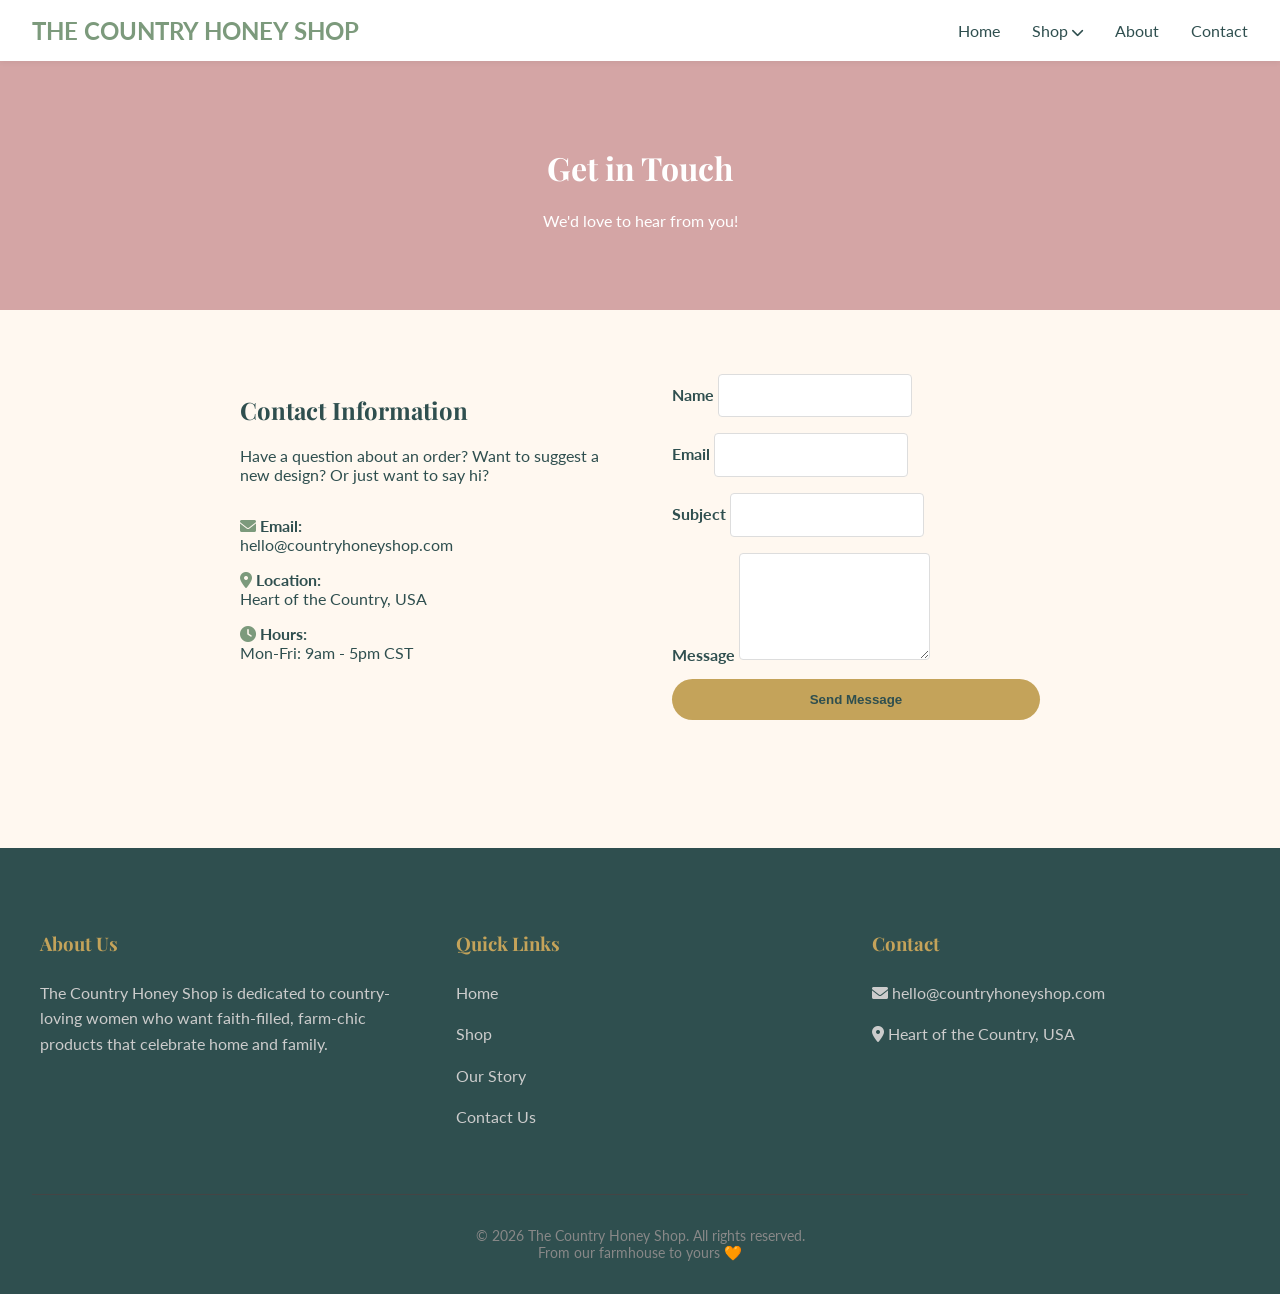
<file: contact.html>
<!DOCTYPE html>
<html lang="en">
<head>
    <meta charset="UTF-8">
    <meta name="viewport" content="width=device-width, initial-scale=1.0">
    <title>Contact Us | The Country Honey Shop</title>
    <link rel="stylesheet" href="style.css">
    <link rel="stylesheet" href="https://cdnjs.cloudflare.com/ajax/libs/font-awesome/6.0.0/css/all.min.css">
</head>
<body>
    <nav>
        <div class="logo">THE COUNTRY HONEY SHOP</div>
        <div class="nav-links">
            <a href="index.html">Home</a>
            <div class="dropdown">
                <a href="shop.html">Shop <i class="fas fa-chevron-down" style="font-size: 0.8rem;"></i></a>
                <div class="dropdown-content">
                    <a href="shop.html?category=Shirts">Shirts</a>
                    <a href="shop.html?category=Mugs">Mugs</a>
                    <a href="shop.html?category=Stickers">Stickers</a>
                    <a href="shop.html?category=Digital">Digital</a>
                </div>
            </div>
            <a href="about.html">About</a>
            <a href="contact.html">Contact</a>
        </div>
    </nav>

    <header class="page-header">
        <h1>Get in Touch</h1>
        <p>We'd love to hear from you!</p>
    </header>

    <main class="container">
        <div style="display: grid; grid-template-columns: 1fr 1fr; gap: 4rem;">
            <div>
                <h2>Contact Information</h2>
                <p>Have a question about an order? Want to suggest a new design? Or just want to say hi?</p>
                
                <div style="margin-top: 2rem;">
                    <p><strong><i class="fas fa-envelope" style="color: var(--sage);"></i> Email:</strong><br>hello@countryhoneyshop.com</p>
                    <p><strong><i class="fas fa-map-marker-alt" style="color: var(--sage);"></i> Location:</strong><br>Heart of the Country, USA</p>
                    <p><strong><i class="fas fa-clock" style="color: var(--sage);"></i> Hours:</strong><br>Mon-Fri: 9am - 5pm CST</p>
                </div>
            </div>
            
            <form id="contact-form">
                <div>
                    <label for="name">Name</label>
                    <input type="text" id="name" name="name" required>
                </div>
                <div>
                    <label for="email">Email</label>
                    <input type="email" id="email" name="email" required>
                </div>
                <div>
                    <label for="subject">Subject</label>
                    <input type="text" id="subject" name="subject" required>
                </div>
                <div>
                    <label for="message">Message</label>
                    <textarea id="message" name="message" rows="5" required></textarea>
                </div>
                <button type="submit" class="btn btn-primary" style="border: none; cursor: pointer;">Send Message</button>
            </form>
        </div>
    </main>

    <footer>
        <div class="footer-content">
            <div class="footer-section">
                <h3>About Us</h3>
                <p>The Country Honey Shop is dedicated to country-loving women who want faith-filled, farm-chic products that celebrate home and family.</p>
            </div>
            <div class="footer-section">
                <h3>Quick Links</h3>
                <p><a href="index.html">Home</a></p>
                <p><a href="shop.html">Shop</a></p>
                <p><a href="about.html">Our Story</a></p>
                <p><a href="contact.html">Contact Us</a></p>
            </div>
            <div class="footer-section">
                <h3>Contact</h3>
                <p><i class="fas fa-envelope"></i> hello@countryhoneyshop.com</p>
                <p><i class="fas fa-map-marker-alt"></i> Heart of the Country, USA</p>
            </div>
        </div>
        <div class="footer-bottom">
            &copy; 2026 The Country Honey Shop. All rights reserved.<br>
            From our farmhouse to yours 🧡
        </div>
    </footer>

    <script>
        document.getElementById('contact-form').addEventListener('submit', (e) => {
            e.preventDefault();
            alert('Thank you for your message! We will get back to you soon.');
            e.target.reset();
        });
    </script>
<script src="main.js"></script></body>
</html>
</file>
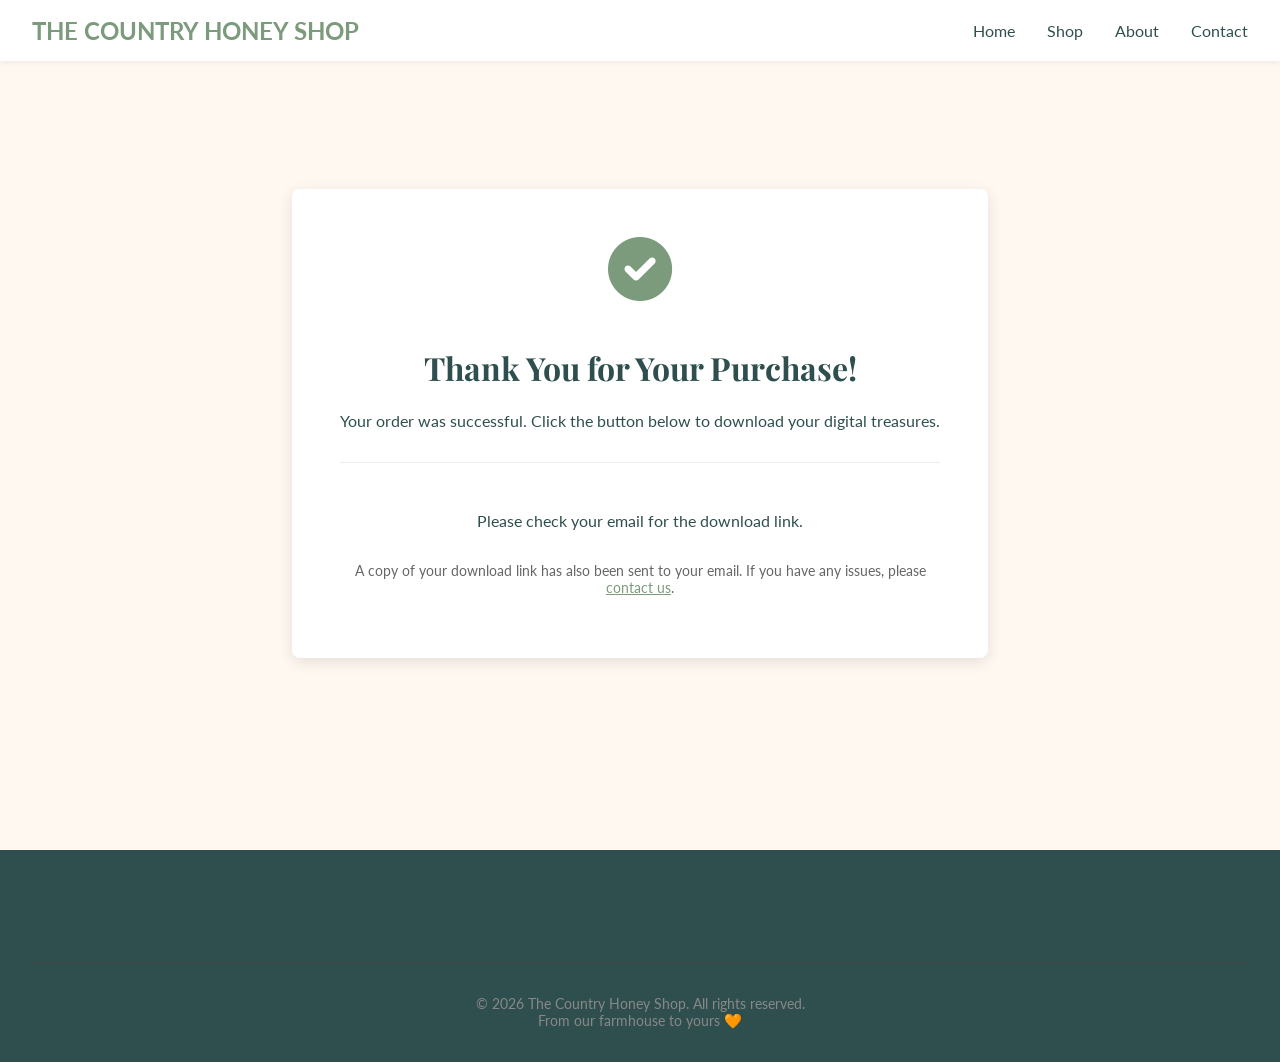
<file: delivery.html>
<!DOCTYPE html>
<html lang="en">
<head>
    <meta charset="UTF-8">
    <meta name="viewport" content="width=device-width, initial-scale=1.0">
    <title>Your Downloads | The Country Honey Shop</title>
    <link rel="stylesheet" href="style.css">
    <link rel="stylesheet" href="https://cdnjs.cloudflare.com/ajax/libs/font-awesome/6.0.0/css/all.min.css">
    <style>
        .download-container {
            background-color: white;
            padding: 3rem;
            border-radius: 8px;
            box-shadow: 0 4px 15px rgba(0,0,0,0.1);
            text-align: center;
            max-width: 600px;
            margin: 4rem auto;
        }
        .download-btn {
            display: inline-block;
            padding: 1rem 2.5rem;
            background-color: var(--sunflower);
            color: var(--dark-slate);
            font-weight: bold;
            font-size: 1.2rem;
            border-radius: 30px;
            margin-top: 2rem;
            transition: transform 0.2s;
        }
        .download-btn:hover {
            transform: scale(1.05);
        }
    </style>
</head>
<body>
    <nav>
        <div class="logo">THE COUNTRY HONEY SHOP</div>
        <div class="nav-links">
            <a href="index.html">Home</a>
            <a href="shop.html">Shop</a>
            <a href="about.html">About</a>
            <a href="contact.html">Contact</a>
        </div>
    </nav>

    <div class="container">
        <div class="download-container" id="download-box">
            <i class="fas fa-check-circle" style="font-size: 4rem; color: var(--sage); margin-bottom: 1.5rem;"></i>
            <h1>Thank You for Your Purchase!</h1>
            <p>Your order was successful. Click the button below to download your digital treasures.</p>
            
            <div id="product-details" style="margin-top: 2rem; border-top: 1px solid #eee; padding-top: 2rem;">
                <!-- Product name and download link will appear here -->
            </div>
            
            <p style="margin-top: 2rem; font-size: 0.9rem; color: #666;">
                A copy of your download link has also been sent to your email. If you have any issues, please <a href="contact.html" style="color: var(--sage); text-decoration: underline;">contact us</a>.
            </p>
        </div>
    </div>

    <footer>
        <div class="footer-bottom">
            &copy; 2026 The Country Honey Shop. All rights reserved.<br>
            From our farmhouse to yours 🧡
        </div>
    </footer>

    <script src="products.js"></script>
    <script>
        document.addEventListener('DOMContentLoaded', () => {
            const productDetails = document.getElementById('product-details');
            const urlParams = new URLSearchParams(window.location.search);
            const productId = urlParams.get('product');
            
            if (productId) {
                const product = products.find(p => p.id === productId);
                if (product) {
                    // Map product ID to zip file
                    const zipMap = {
                        'prayer-cards': 'prayer-cards.zip',
                        'checklist-pack': 'checklists.zip',
                        'faith-journal': 'journals.zip',
                        'phone-wallpapers': 'wallpapers.zip',
                        'sticker-sheet-mama': 'sticker-sheet-mama.zip',
                        'sticker-sheet-faith': 'sticker-sheet-faith.zip'
                    };
                    const zipFile = zipMap[productId] || product.image;

                    productDetails.innerHTML = `
                        <h3 style="margin-bottom: 1rem;">${product.name}</h3>
                        <a href="downloads/${zipFile}" class="download-btn" download>
                            <i class="fas fa-download"></i> Download Now
                        </a>
                    `;
                } else {
                    productDetails.innerHTML = `<p>Product not found. Please check your email for the download link.</p>`;
                }
            } else {
                productDetails.innerHTML = `<p>Please check your email for the download link.</p>`;
            }
        });
    </script>
<script src="main.js"></script></body>
</html>
</file>
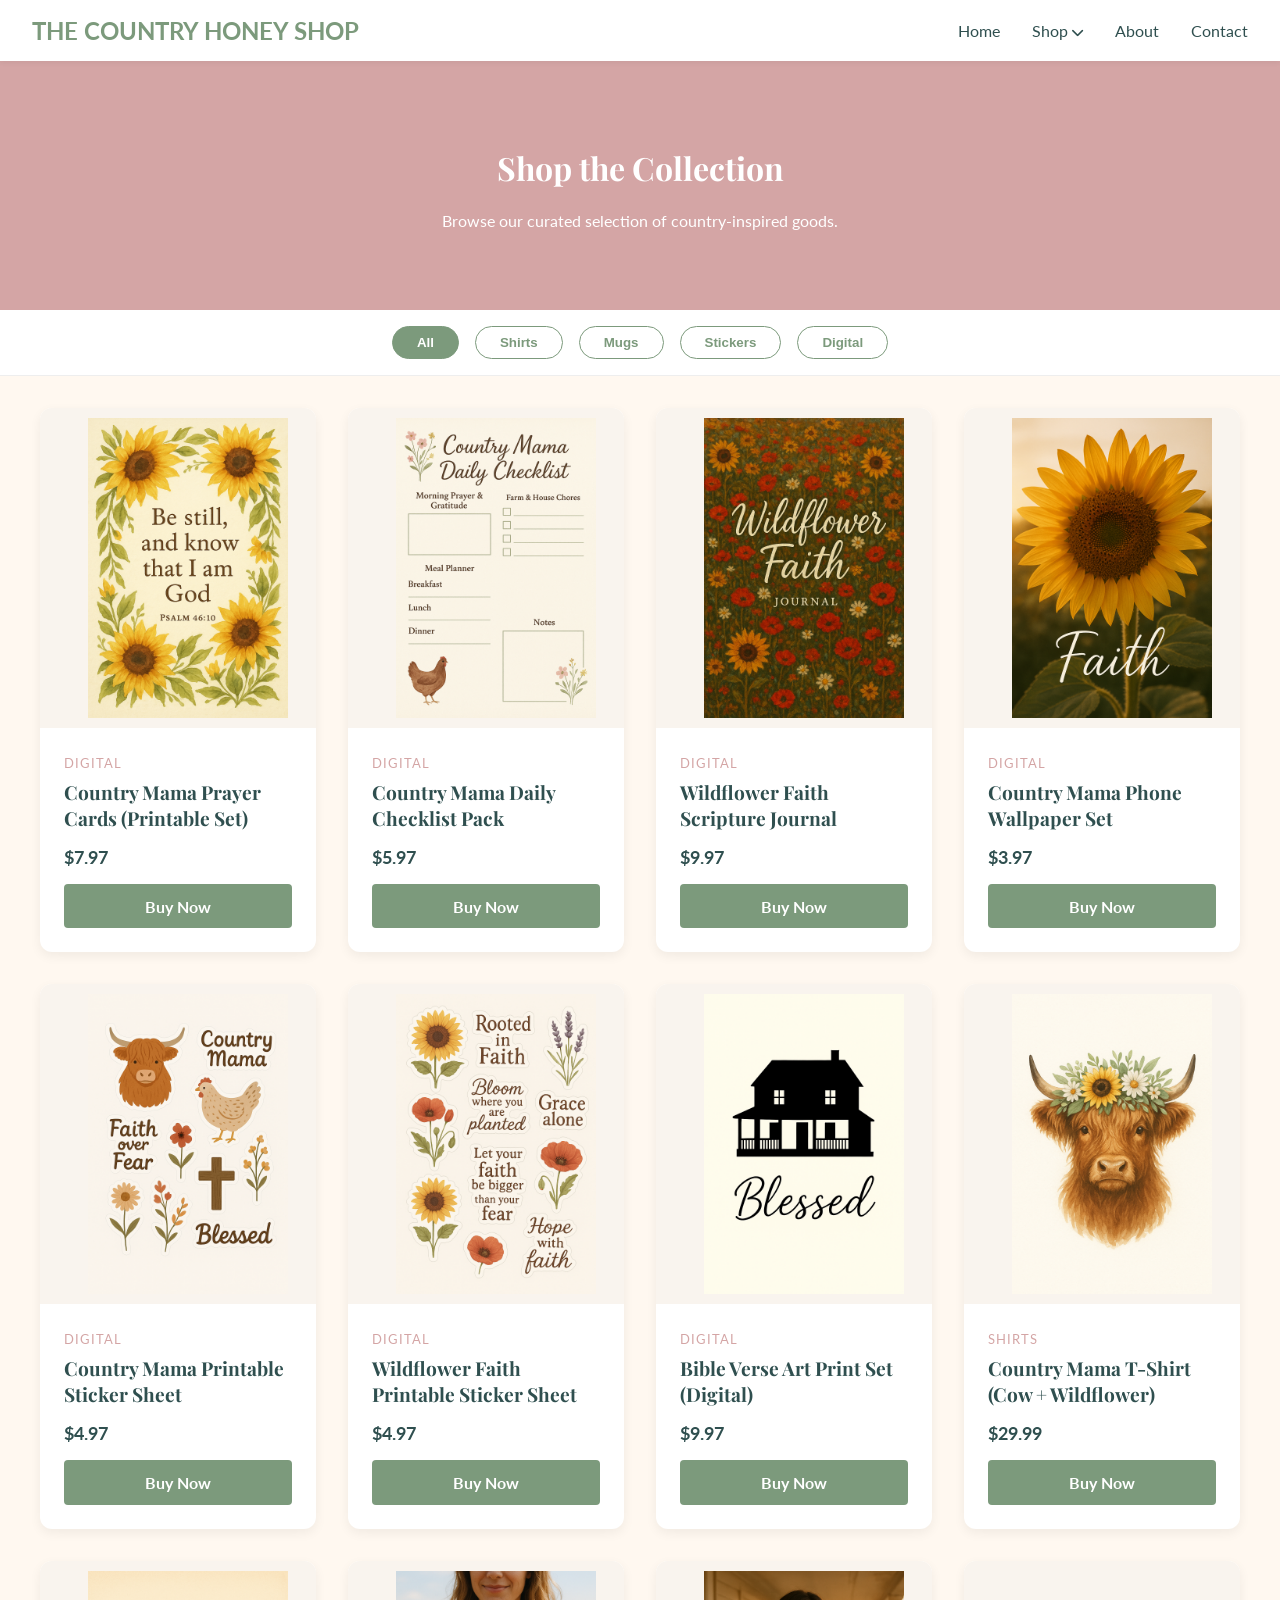
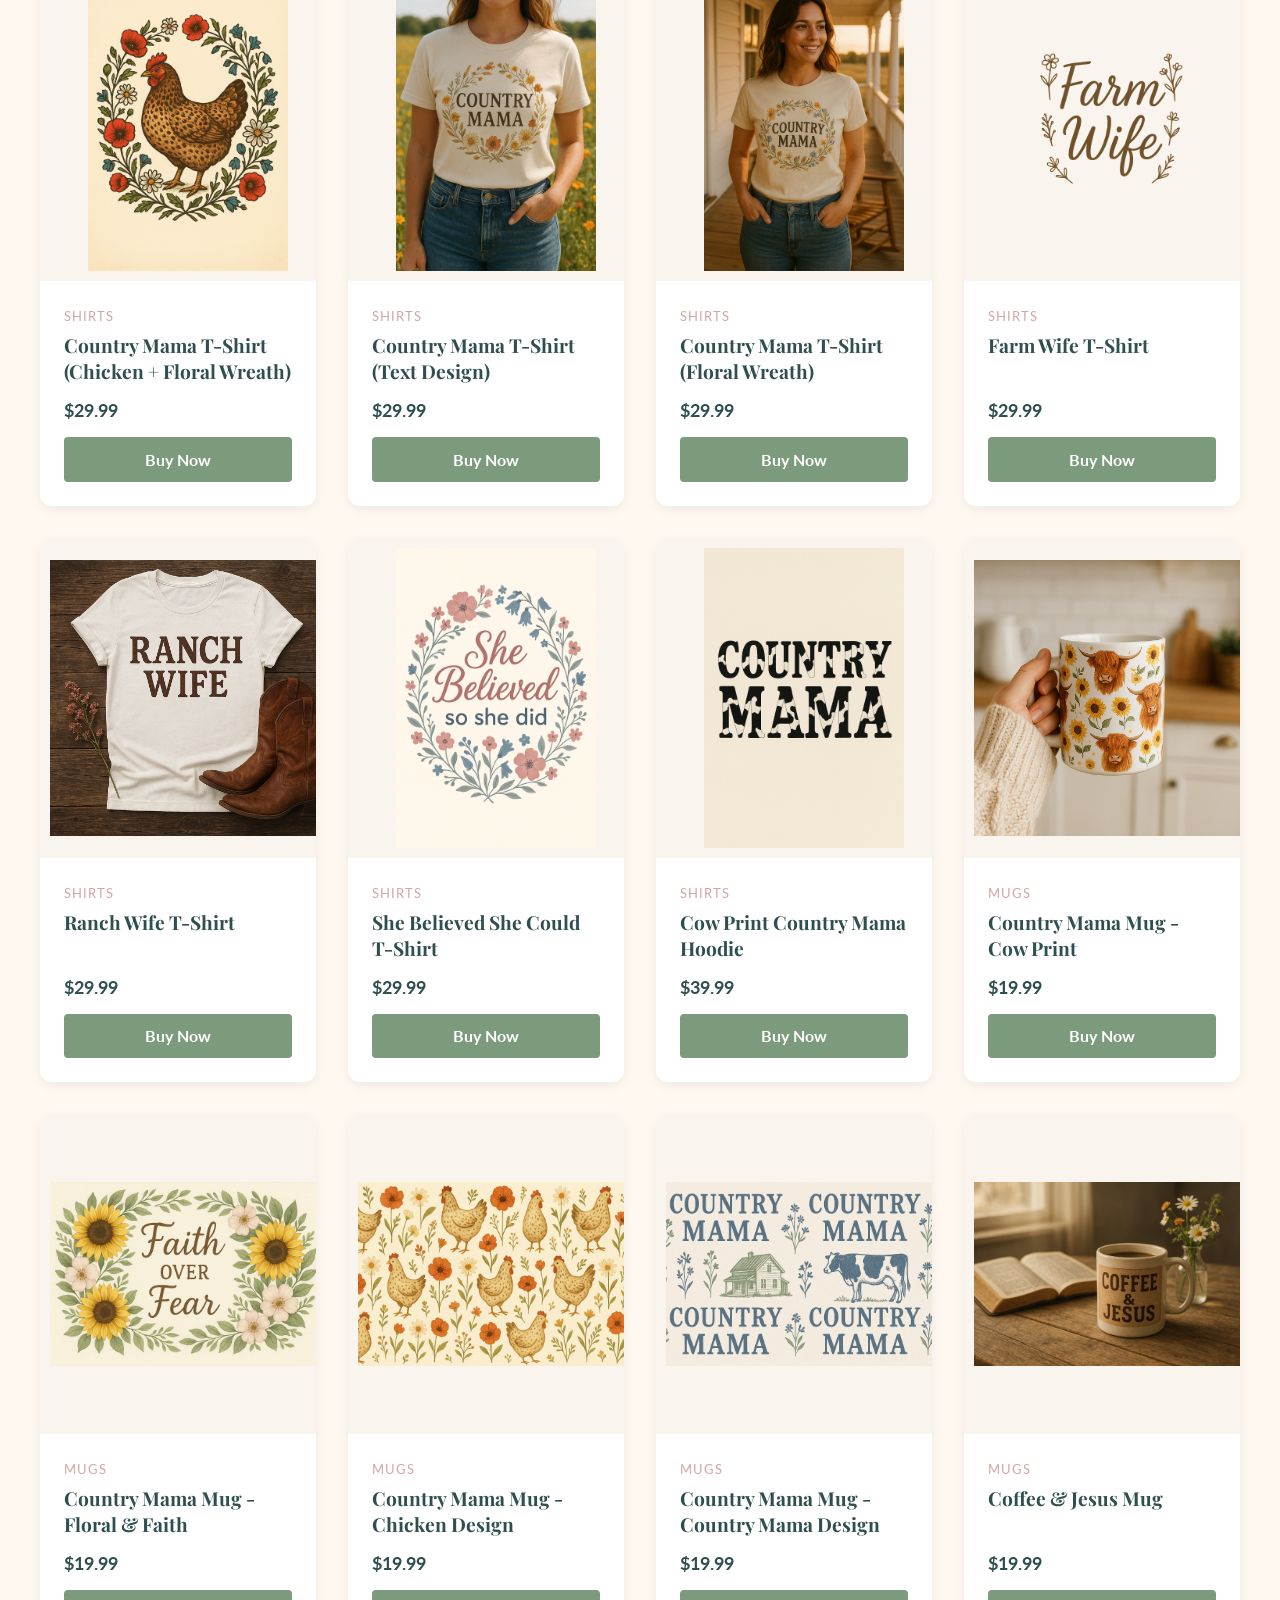
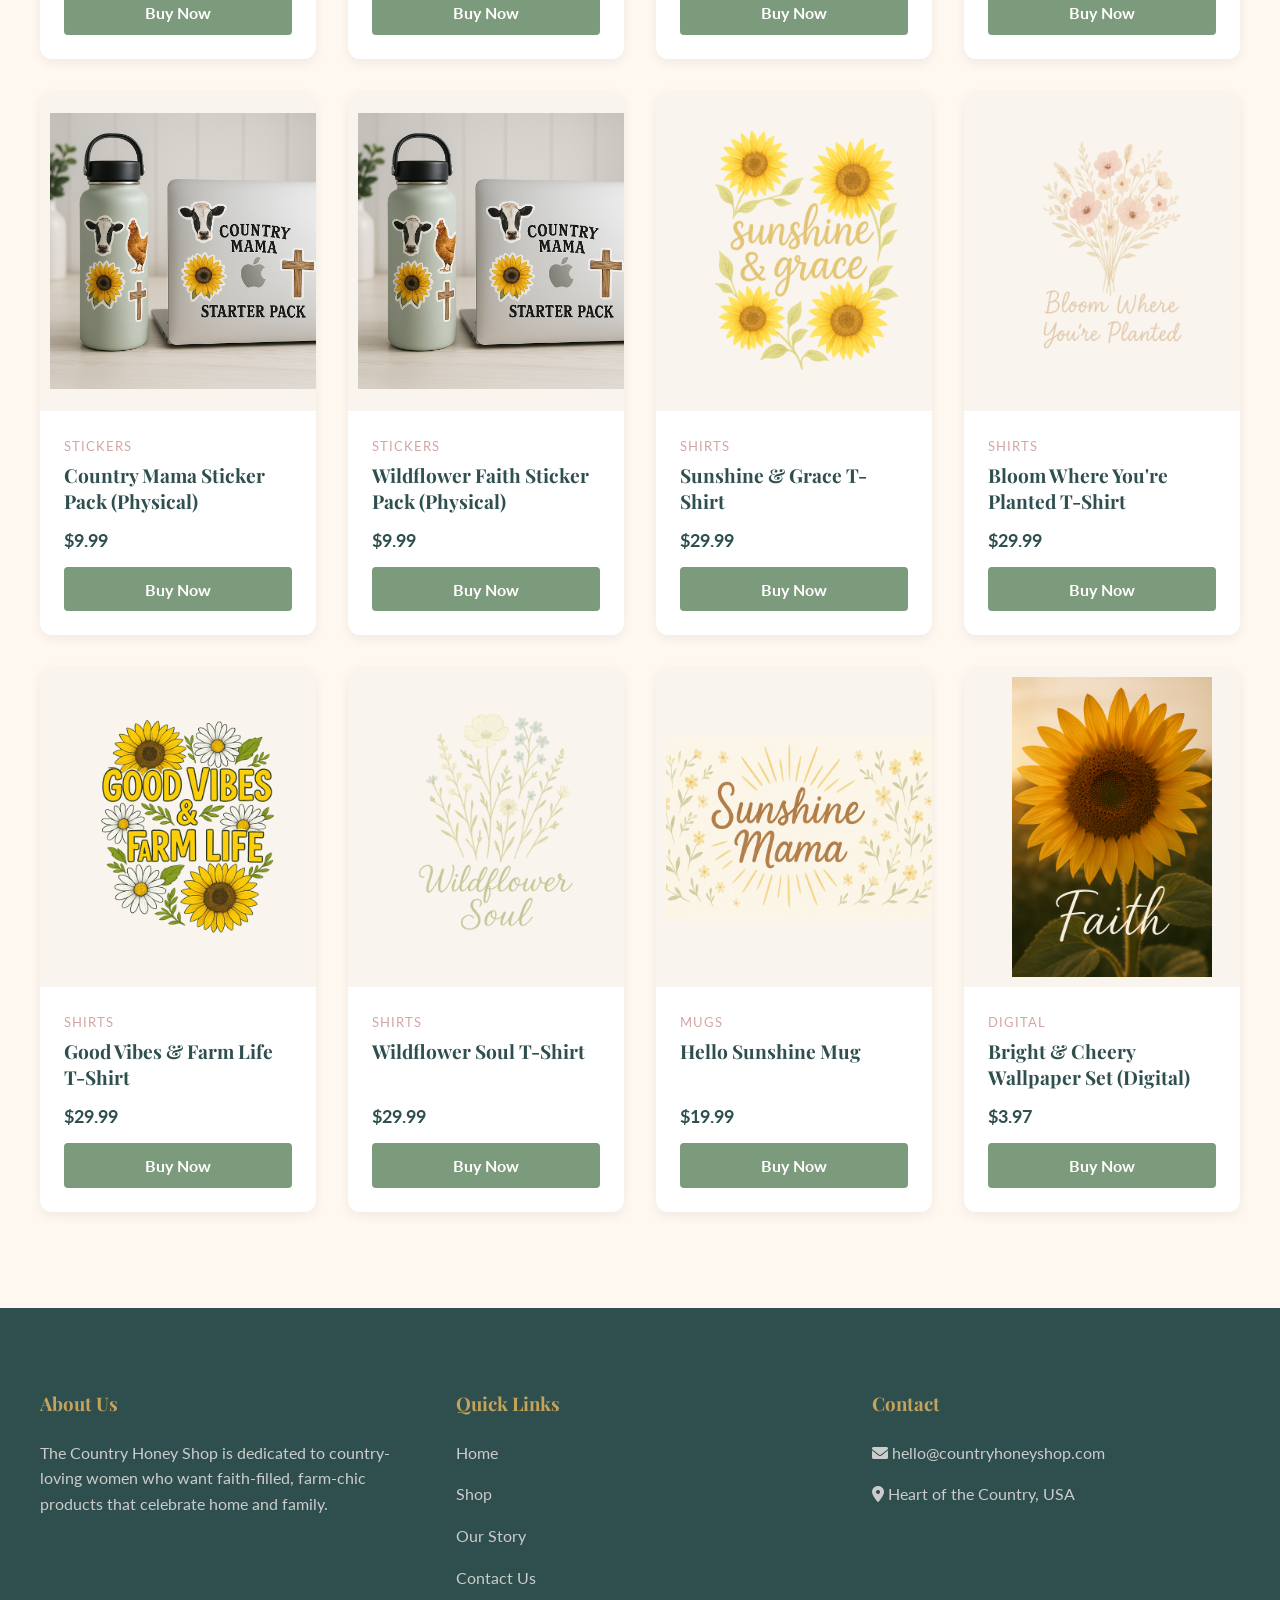
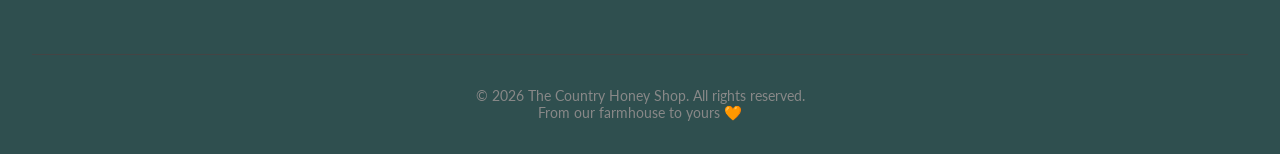
<file: product.html>
<!DOCTYPE html>
<html lang="en">
<head>
    <meta charset="UTF-8">
    <meta name="viewport" content="width=device-width, initial-scale=1.0">
    <title>Product Details | The Country Honey Shop</title>
    <link rel="stylesheet" href="style.css">
    <link rel="stylesheet" href="https://cdnjs.cloudflare.com/ajax/libs/font-awesome/6.0.0/css/all.min.css">
    <style>
        .product-page {
            display: grid;
            grid-template-columns: 1fr 1fr;
            gap: 4rem;
            padding: 4rem 2rem;
            max-width: 1200px;
            margin: 0 auto;
        }
        @media (max-width: 768px) {
            .product-page {
                grid-template-columns: 1fr;
            }
        }
        .product-detail-image {
            width: 100%;
            border-radius: 8px;
            box-shadow: 0 4px 15px rgba(0,0,0,0.1);
        }
        .product-meta {
            display: flex;
            flex-direction: column;
            gap: 1.5rem;
        }
        .product-detail-price {
            font-size: 2rem;
            font-weight: bold;
            color: var(--dark-slate);
        }
        .product-description {
            line-height: 1.8;
            color: #555;
        }
        .buy-now-btn {
            background-color: var(--sunflower);
            color: var(--dark-slate);
            padding: 1rem 2rem;
            border-radius: 30px;
            font-weight: bold;
            text-align: center;
            font-size: 1.2rem;
            transition: transform 0.2s;
        }
        .buy-now-btn:hover {
            transform: scale(1.05);
        }
    </style>
</head>
<body>
    <nav>
        <div class="logo">THE COUNTRY HONEY SHOP</div>
        <div class="nav-links">
            <a href="index.html">Home</a>
            <div class="dropdown">
                <a href="shop.html">Shop <i class="fas fa-chevron-down" style="font-size: 0.8rem;"></i></a>
                <div class="dropdown-content">
                    <a href="shop.html?category=Shirts">Shirts</a>
                    <a href="shop.html?category=Mugs">Mugs</a>
                    <a href="shop.html?category=Stickers">Stickers</a>
                    <a href="shop.html?category=Digital">Digital</a>
                </div>
            </div>
            <a href="about.html">About</a>
            <a href="contact.html">Contact</a>
        </div>
    </nav>

    <main class="product-page" id="product-container">
        <!-- Content will be injected by script -->
    </main>

    <footer>
        <div class="footer-content">
            <div class="footer-section">
                <h3>About Us</h3>
                <p>The Country Honey Shop is dedicated to country-loving women who want faith-filled, farm-chic products that celebrate home and family.</p>
            </div>
            <div class="footer-section">
                <h3>Quick Links</h3>
                <p><a href="index.html">Home</a></p>
                <p><a href="shop.html">Shop</a></p>
                <p><a href="about.html">Our Story</a></p>
                <p><a href="contact.html">Contact Us</a></p>
            </div>
            <div class="footer-section">
                <h3>Contact</h3>
                <p><i class="fas fa-envelope"></i> hello@countryhoneyshop.com</p>
                <p><i class="fas fa-map-marker-alt"></i> Heart of the Country, USA</p>
            </div>
        </div>
        <div class="footer-bottom">
            &copy; 2026 The Country Honey Shop. All rights reserved.<br>
            From our farmhouse to yours 🧡
        </div>
    </footer>

    <script src="products.js"></script>
    <script>
        document.addEventListener('DOMContentLoaded', () => {
            const urlParams = new URLSearchParams(window.location.search);
            const productId = urlParams.get('id');
            const container = document.getElementById('product-container');

            if (productId) {
                const product = products.find(p => p.id === productId);
                if (product) {
                    document.title = `${product.name} | The Country Honey Shop`;
                    
                    // Simple descriptions based on category
                    let description = "";
                    if (product.category === 'Shirts') {
                        description = "This high-quality, ultra-soft tee is perfect for everyday wear on the farm or in town. Featuring a custom country design that celebrates the Country Mama lifestyle, it's a staple for every rustic wardrobe.";
                    } else if (product.category === 'Mugs') {
                        description = "Enjoy your favorite beverage in style with our farmhouse-chic wrap mug. Made of durable ceramic, it's designed to bring a touch of country charm to your kitchen and your morning routine.";
                    } else if (product.category === 'Digital') {
                        description = "This digital printable is delivered instantly to your inbox upon purchase. Perfect for DIY country living, it features high-resolution artwork that you can print from the comfort of your home.";
                    } else if (product.category === 'Stickers') {
                        description = "Our high-quality physical sticker packs are perfect for personalizing your journals, water bottles, and more. Featuring vibrant farmhouse illustrations, they are durable and full of character.";
                    }

                    container.innerHTML = `
                        <div class="product-visual">
                            <img src="${product.image}" alt="${product.name}" class="product-detail-image">
                        </div>
                        <div class="product-meta">
                            <span class="product-category" style="font-size: 1rem;">${product.category}</span>
                            <h1 class="brand-font" style="font-size: 2.5rem; margin: 0;">${product.name}</h1>
                            <div class="product-detail-price">$${product.price.toFixed(2)}</div>
                            <div class="product-description">
                                <p>${description}</p>
                                <ul style="padding-left: 1.5rem; margin-top: 1rem;">
                                    <li>Premium Quality & Design</li>
                                    <li>Celebrates Country Living</li>
                                    <li>Faith-Filled Inspiration</li>
                                    ${product.category === 'Digital' ? '<li>Instant Digital Delivery</li>' : '<li>Fast Shipping</li>'}
                                </ul>
                            </div>
                            <a href="${product.buyLink}" class="buy-now-btn" target="_blank">Buy It Now</a>
                            <p style="font-size: 0.9rem; color: #888;">Secure checkout powered by Stripe.</p>
                        </div>
                    `;
                } else {
                    container.innerHTML = `<h1>Product Not Found</h1><p><a href="shop.html">Return to Shop</a></p>`;
                }
            } else {
                window.location.href = 'shop.html';
            }
        });
    </script>
<script src="main.js"></script></body>
</html>
</file>
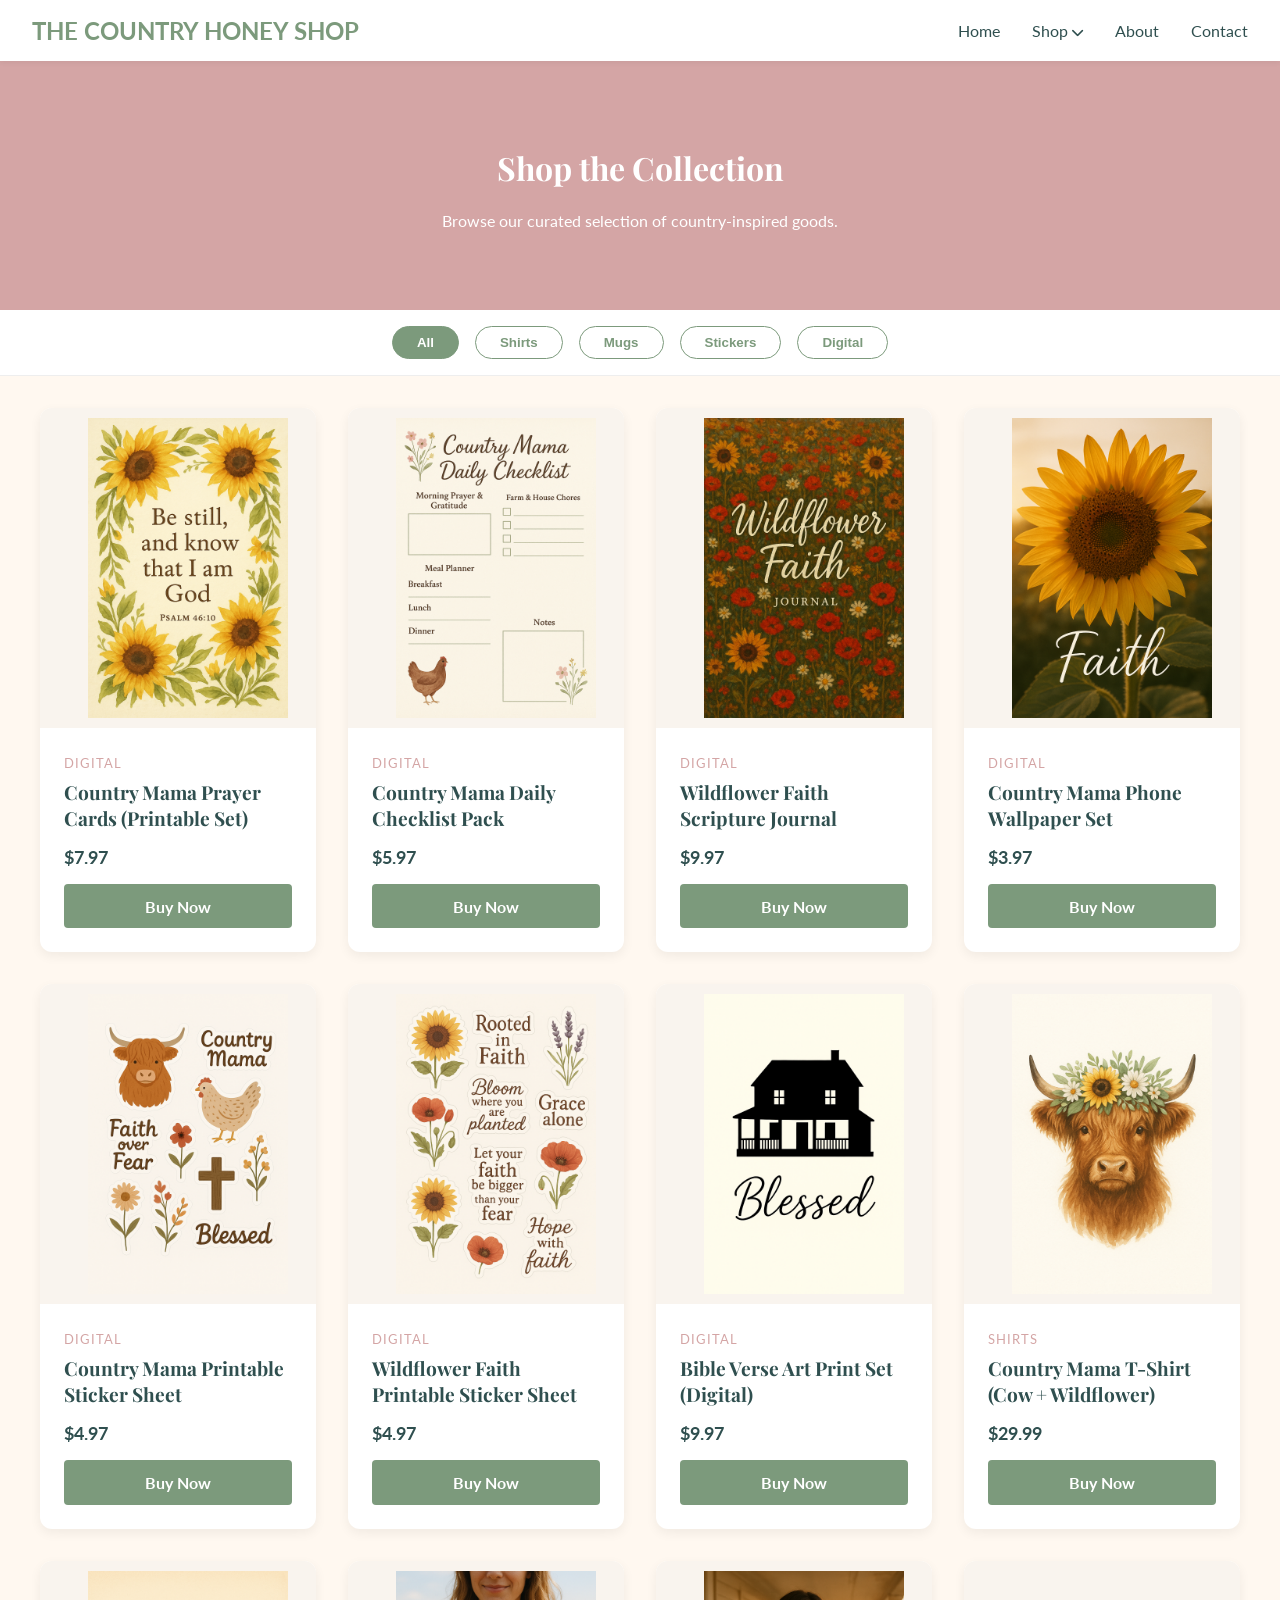
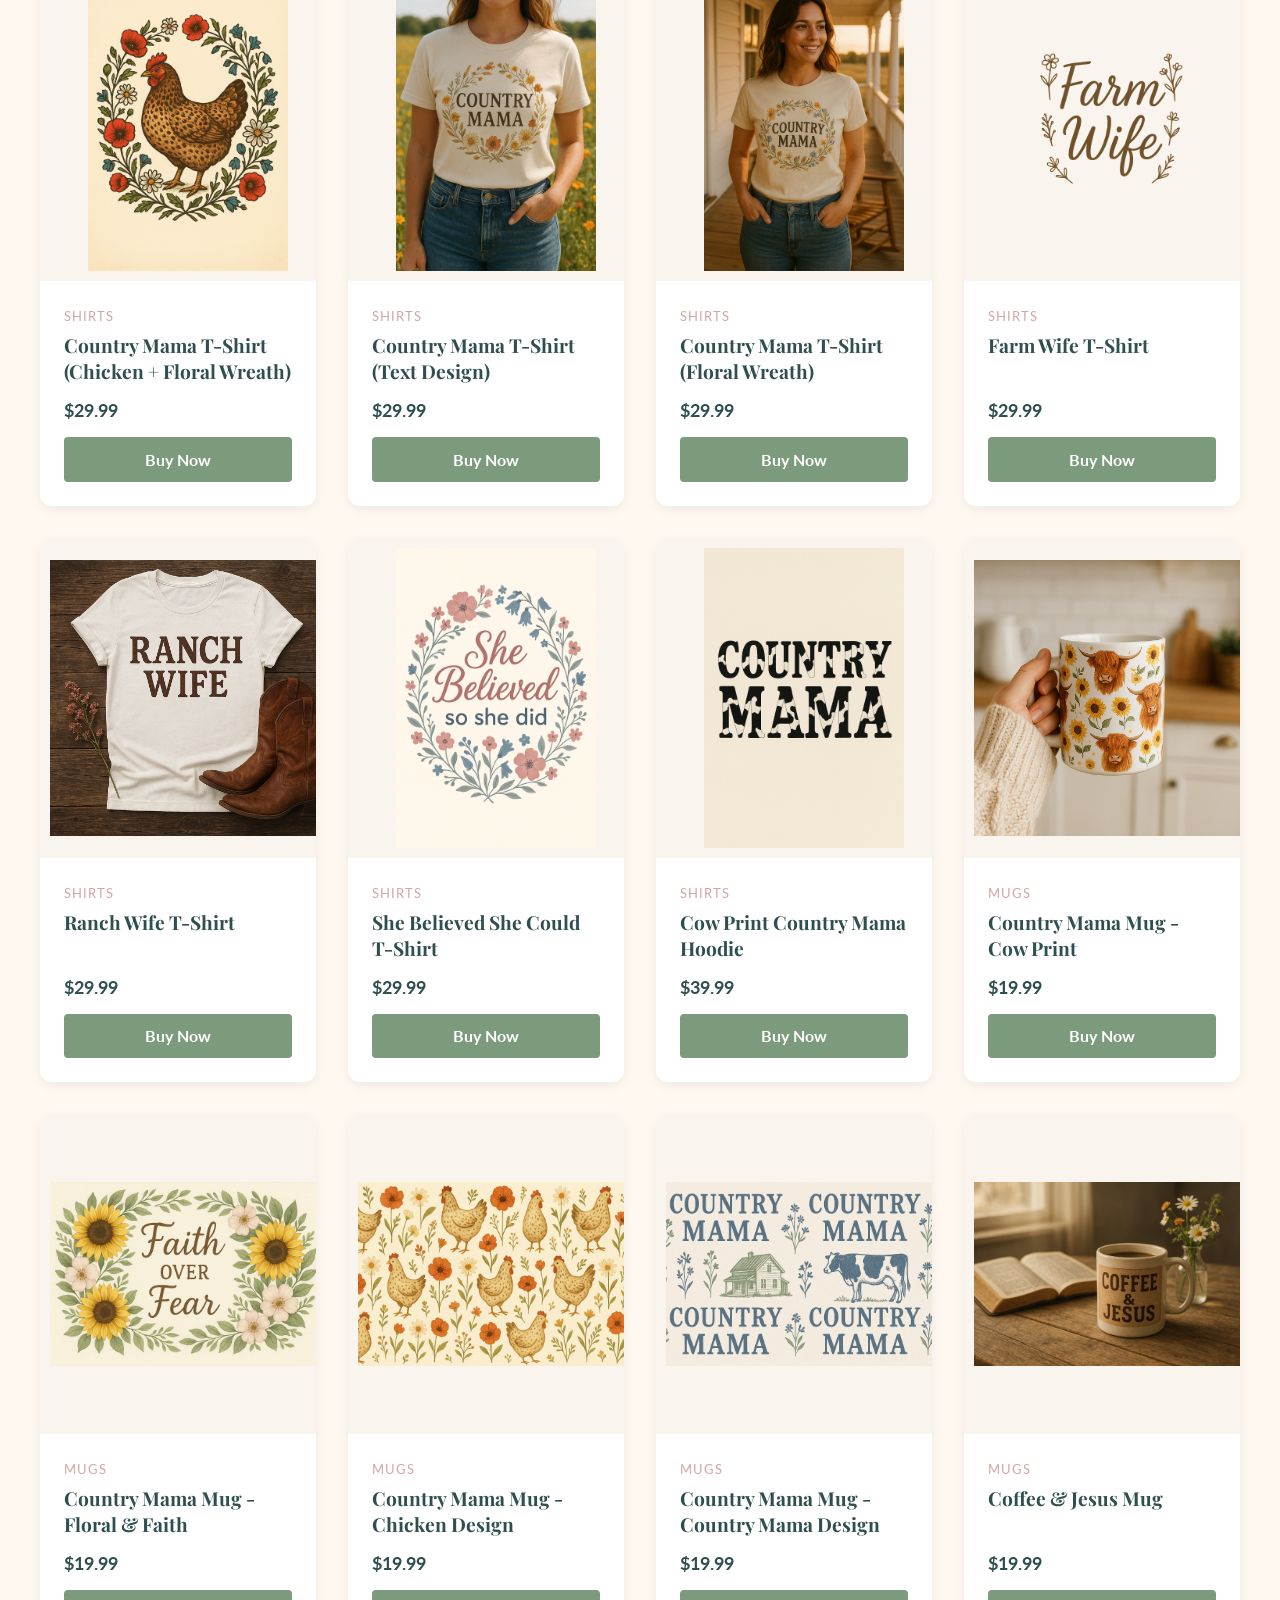
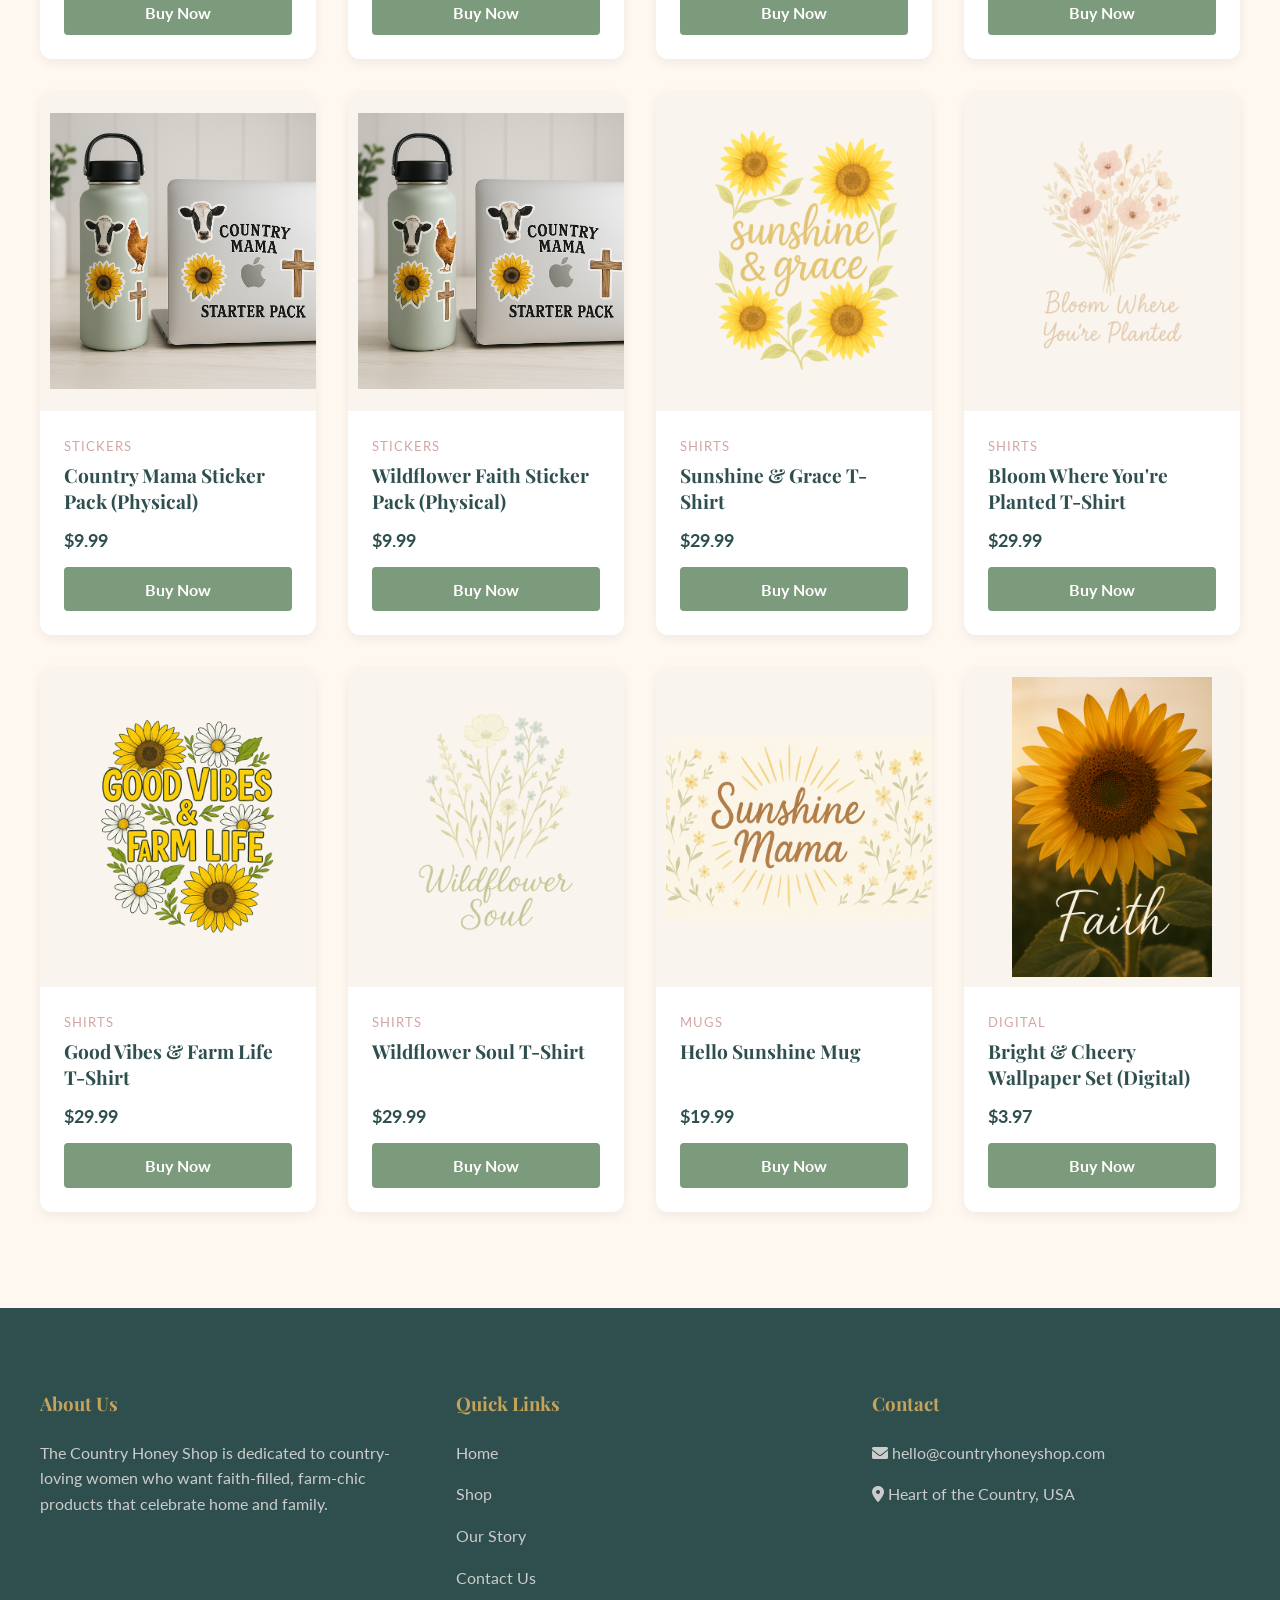
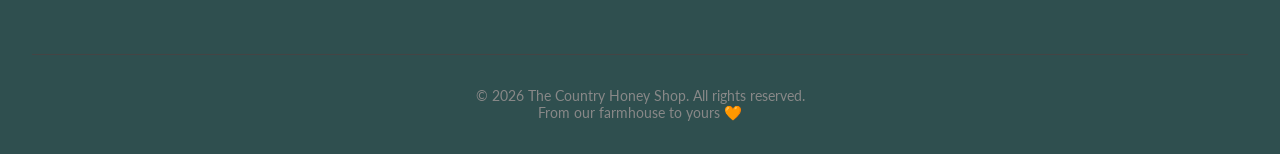
<file: shop.html>
<!DOCTYPE html>
<html lang="en">
<head>
    <meta charset="UTF-8">
    <meta name="viewport" content="width=device-width, initial-scale=1.0">
    <title>Shop | The Country Honey Shop</title>
    <link rel="stylesheet" href="style.css">
    <link rel="stylesheet" href="https://cdnjs.cloudflare.com/ajax/libs/font-awesome/6.0.0/css/all.min.css">
    <style>
        .filter-bar {
            background-color: white;
            padding: 1rem 2rem;
            display: flex;
            justify-content: center;
            gap: 1rem;
            border-bottom: 1px solid #eee;
            position: sticky;
            top: 70px;
            z-index: 999;
        }
        .filter-btn {
            padding: 0.5rem 1.5rem;
            border: 1px solid var(--sage);
            border-radius: 20px;
            cursor: pointer;
            background: none;
            color: var(--sage);
            font-weight: bold;
        }
        .filter-btn.active {
            background-color: var(--sage);
            color: white;
        }
    </style>
</head>
<body>
    <nav>
        <div class="logo">THE COUNTRY HONEY SHOP</div>
        <div class="nav-links">
            <a href="index.html">Home</a>
            <div class="dropdown">
                <a href="shop.html">Shop <i class="fas fa-chevron-down" style="font-size: 0.8rem;"></i></a>
                <div class="dropdown-content">
                    <a href="shop.html?category=Shirts">Shirts</a>
                    <a href="shop.html?category=Mugs">Mugs</a>
                    <a href="shop.html?category=Stickers">Stickers</a>
                    <a href="shop.html?category=Digital">Digital</a>
                </div>
            </div>
            <a href="about.html">About</a>
            <a href="contact.html">Contact</a>
        </div>
    </nav>

    <header class="page-header">
        <h1>Shop the Collection</h1>
        <p>Browse our curated selection of country-inspired goods.</p>
    </header>

    <div class="filter-bar">
        <button class="filter-btn active" data-category="All">All</button>
        <button class="filter-btn" data-category="Shirts">Shirts</button>
        <button class="filter-btn" data-category="Mugs">Mugs</button>
        <button class="filter-btn" data-category="Stickers">Stickers</button>
        <button class="filter-btn" data-category="Digital">Digital</button>
    </div>

    <main class="product-grid" id="shop-grid">
        <!-- Products will be loaded here -->
    </main>

    <footer>
        <div class="footer-content">
            <div class="footer-section">
                <h3>About Us</h3>
                <p>The Country Honey Shop is dedicated to country-loving women who want faith-filled, farm-chic products that celebrate home and family.</p>
            </div>
            <div class="footer-section">
                <h3>Quick Links</h3>
                <p><a href="index.html">Home</a></p>
                <p><a href="shop.html">Shop</a></p>
                <p><a href="about.html">Our Story</a></p>
                <p><a href="contact.html">Contact Us</a></p>
            </div>
            <div class="footer-section">
                <h3>Contact</h3>
                <p><i class="fas fa-envelope"></i> hello@countryhoneyshop.com</p>
                <p><i class="fas fa-map-marker-alt"></i> Heart of the Country, USA</p>
            </div>
        </div>
        <div class="footer-bottom">
            &copy; 2026 The Country Honey Shop. All rights reserved.<br>
            From our farmhouse to yours 🧡
        </div>
    </footer>

    <script src="products.js"></script>
    <script>
        document.addEventListener('DOMContentLoaded', () => {
            const shopGrid = document.getElementById('shop-grid');
            const filterBtns = document.querySelectorAll('.filter-btn');
            
            function renderProducts(category = 'All') {
                shopGrid.innerHTML = '';
                const filtered = category === 'All' 
                    ? products 
                    : products.filter(p => p.category === category);
                
                filtered.forEach(product => {
                    const card = document.createElement('div');
                    card.className = 'product-card';
                    card.innerHTML = `
                        <a href="product.html?id=${product.id}">
                            <img src="${product.image}" alt="${product.name}" class="product-image">
                        </a>
                        <div class="product-info">
                            <span class="product-category">${product.category}</span>
                            <h3 class="product-name"><a href="product.html?id=${product.id}">${product.name}</a></h3>
                            <p class="product-price">&dollar;${product.price.toFixed(2)}</p>
                            <a href="${product.buyLink}" class="buy-btn" target="_blank">Buy Now</a>
                        </div>
                    `;
                    shopGrid.appendChild(card);
                });
            }

            // Initial render based on URL param
            const urlParams = new URLSearchParams(window.location.search);
            const categoryParam = urlParams.get('category');
            if (categoryParam) {
                filterBtns.forEach(btn => {
                    if (btn.dataset.category === categoryParam) {
                        btn.classList.add('active');
                    } else {
                        btn.classList.remove('active');
                    }
                });
                renderProducts(categoryParam);
            } else {
                renderProducts();
            }

            // Filter button clicks
            filterBtns.forEach(btn => {
                btn.addEventListener('click', () => {
                    filterBtns.forEach(b => b.classList.remove('active'));
                    btn.classList.add('active');
                    renderProducts(btn.dataset.category);
                    
                    // Update URL without reload
                    const newUrl = btn.dataset.category === 'All' 
                        ? 'shop.html' 
                        : `shop.html?category=${btn.dataset.category}`;
                    window.history.pushState({path: newUrl}, '', newUrl);
                });
            });
        });
    </script>
<script src="main.js"></script></body>
</html>
</file>
<file: style.css>
@import url('https://fonts.googleapis.com/css2?family=Lato:wght@400;700&family=Playfair+Display:wght@700&display=swap');

:root {
    --sage: #7C9A7C;
    --cream: #FFF8F0;
    --blush: #D4A5A5;
    --gold: #C4A35A;
    --navy: #3D5A80;
    --dark-slate: #2F4F4F;
    --warm-tan: #E8DDD0;
}

body {
    font-family: 'Lato', sans-serif;
    background-color: var(--cream);
    color: var(--dark-slate);
    margin: 0;
    padding: 0;
}

h1, h2, h3, .brand-font {
    font-family: 'Playfair Display', serif;
}

a {
    text-decoration: none;
    color: inherit;
}

/* Navigation */
nav {
    background-color: white;
    padding: 1rem 2rem;
    display: flex;
    justify-content: space-between;
    align-items: center;
    box-shadow: 0 2px 5px rgba(0,0,0,0.05);
    position: sticky;
    top: 0;
    z-index: 1000;
}

.logo {
    font-size: 1.5rem;
    font-weight: bold;
    color: var(--sage);
}

.nav-links {
    display: flex;
    gap: 2rem;
}

.nav-links a:hover {
    color: var(--sage);
}

.dropdown {
    position: relative;
    display: inline-block;
}

.dropdown-content {
    display: none;
    position: absolute;
    background-color: white;
    min-width: 160px;
    box-shadow: 0 8px 16px rgba(0,0,0,0.1);
    z-index: 1;
    border-radius: 4px;
}

.dropdown-content a {
    color: var(--dark-slate);
    padding: 12px 16px;
    display: block;
}

.dropdown-content a:hover {
    background-color: var(--cream);
}

.dropdown:hover .dropdown-content {
    display: block;
}

/* Hero Section */
.hero {
    background-color: var(--sage);
    color: white;
    padding: 4rem 2rem;
    text-align: center;
    background-image: linear-gradient(rgba(143, 188, 143, 0.7), rgba(143, 188, 143, 0.5)), url('designs/store/hero-image.png');
    background-size: cover;
    background-position: center;
}

.hero h1 {
    font-size: 3.5rem;
    margin-bottom: 1rem;
}

.hero p {
    font-size: 1.2rem;
    max-width: 600px;
    margin: 0 auto 2rem;
}

.btn {
    display: inline-block;
    padding: 0.8rem 2rem;
    border-radius: 30px;
    font-weight: bold;
    transition: transform 0.2s;
}

.btn-primary {
    background-color: var(--gold);
    color: var(--dark-slate);
}

.btn-primary:hover {
    transform: scale(1.05);
}

/* Category Grid */
.categories {
    display: grid;
    grid-template-columns: repeat(auto-fit, minmax(200px, 1fr));
    gap: 1.5rem;
    padding: 3rem 2rem;
    max-width: 1200px;
    margin: 0 auto;
}

.category-card {
    background-color: white;
    padding: 2rem;
    text-align: center;
    border-radius: 8px;
    transition: box-shadow 0.3s;
    border: 1px solid #eee;
}

.category-card:hover {
    box-shadow: 0 5px 15px rgba(0,0,0,0.1);
}

.category-card i {
    font-size: 2.5rem;
    color: var(--sage);
    margin-bottom: 1rem;
}

.category-icon {
    width: 80px;
    height: 80px;
    object-fit: contain;
    margin-bottom: 1rem;
    border-radius: 8px;
}

/* Product Grid */
.product-grid {
    display: grid;
    grid-template-columns: repeat(auto-fill, minmax(250px, 1fr));
    gap: 2rem;
    padding: 2rem;
    max-width: 1200px;
    margin: 0 auto;
}

.product-card {
    background-color: white;
    border-radius: 12px;
    overflow: hidden;
    box-shadow: 0 4px 12px rgba(0,0,0,0.06);
    display: flex;
    flex-direction: column;
    transition: transform 0.2s, box-shadow 0.2s;
}

.product-card:hover {
    transform: translateY(-4px);
    box-shadow: 0 8px 20px rgba(0,0,0,0.1);
}

.product-image {
    width: 100%;
    height: 300px;
    object-fit: contain;
    background-color: #f9f4ee;
    padding: 10px;
}

.product-info {
    padding: 1.5rem;
    display: flex;
    flex-direction: column;
    flex-grow: 1;
}

.product-category {
    font-size: 0.8rem;
    color: var(--blush);
    text-transform: uppercase;
    letter-spacing: 1px;
    margin-bottom: 0.5rem;
}

.product-name {
    font-size: 1.2rem;
    margin: 0 0 1rem;
    color: var(--dark-slate);
}

.product-price {
    font-weight: bold;
    font-size: 1.1rem;
    margin-top: auto;
    margin-bottom: 1rem;
}

.buy-btn {
    background-color: var(--sage);
    color: white;
    text-align: center;
    padding: 0.8rem;
    border-radius: 4px;
    font-weight: bold;
}

.buy-btn:hover {
    background-color: #76a376;
}

/* Footer */
footer {
    background-color: var(--dark-slate);
    color: white;
    padding: 4rem 2rem 2rem;
    margin-top: 4rem;
}

.footer-content {
    display: grid;
    grid-template-columns: repeat(auto-fit, minmax(200px, 1fr));
    gap: 3rem;
    max-width: 1200px;
    margin: 0 auto;
}

.footer-section h3 {
    margin-bottom: 1.5rem;
    color: var(--gold);
}

.footer-section p, .footer-section a {
    color: #ccc;
    line-height: 1.6;
}

.footer-bottom {
    text-align: center;
    margin-top: 3rem;
    padding-top: 2rem;
    border-top: 1px solid #444;
    color: #888;
    font-size: 0.9rem;
}

/* Pages Styling */
.page-header {
    background-color: var(--blush);
    color: white;
    padding: 4rem 2rem;
    text-align: center;
}

.container {
    max-width: 800px;
    margin: 0 auto;
    padding: 4rem 2rem;
}

.about-img {
    width: 100%;
    border-radius: 8px;
    margin-bottom: 2rem;
}

form {
    display: flex;
    flex-direction: column;
    gap: 1rem;
}

input, textarea {
    padding: 0.8rem;
    border: 1px solid #ddd;
    border-radius: 4px;
    font-family: inherit;
}

label {
    font-weight: bold;
}

/* Mobile Responsive Styles */
@media (max-width: 768px) {
    nav {
        flex-direction: column;
        padding: 1rem;
        gap: 0.5rem;
    }
    
    .nav-links {
        gap: 1rem;
        flex-wrap: wrap;
        justify-content: center;
    }
    
    .hero h1 {
        font-size: 2rem;
    }
    
    .hero p {
        font-size: 1rem;
    }
    
    .categories {
        grid-template-columns: repeat(2, 1fr);
        padding: 2rem 1rem;
        gap: 1rem;
    }
    
    .product-grid {
        grid-template-columns: repeat(2, 1fr);
        padding: 1rem;
        gap: 1rem;
    }
    
    .product-image {
        height: 200px;
    }
    
    .product-info {
        padding: 0.8rem;
    }
    
    .product-name {
        font-size: 0.9rem;
    }
    
    .footer-content {
        grid-template-columns: 1fr;
        text-align: center;
    }
    
    .page-header {
        padding: 2rem 1rem;
    }
    
    .page-header h1 {
        font-size: 1.8rem;
    }
    
    .container {
        padding: 2rem 1rem;
    }
    
    .about-img {
        height: auto;
    }
}

@media (max-width: 480px) {
    .categories {
        grid-template-columns: 1fr 1fr;
        gap: 0.8rem;
        padding: 1.5rem 0.8rem;
    }
    
    .product-grid {
        grid-template-columns: 1fr;
    }
    
    .hero h1 {
        font-size: 1.6rem;
    }
    
    .hero {
        padding: 2.5rem 1rem;
    }
    
    .category-card {
        padding: 1rem;
    }
    
    .category-icon {
        width: 60px;
        height: 60px;
    }
    
    .product-image {
        height: 250px;
    }
}
</file>
